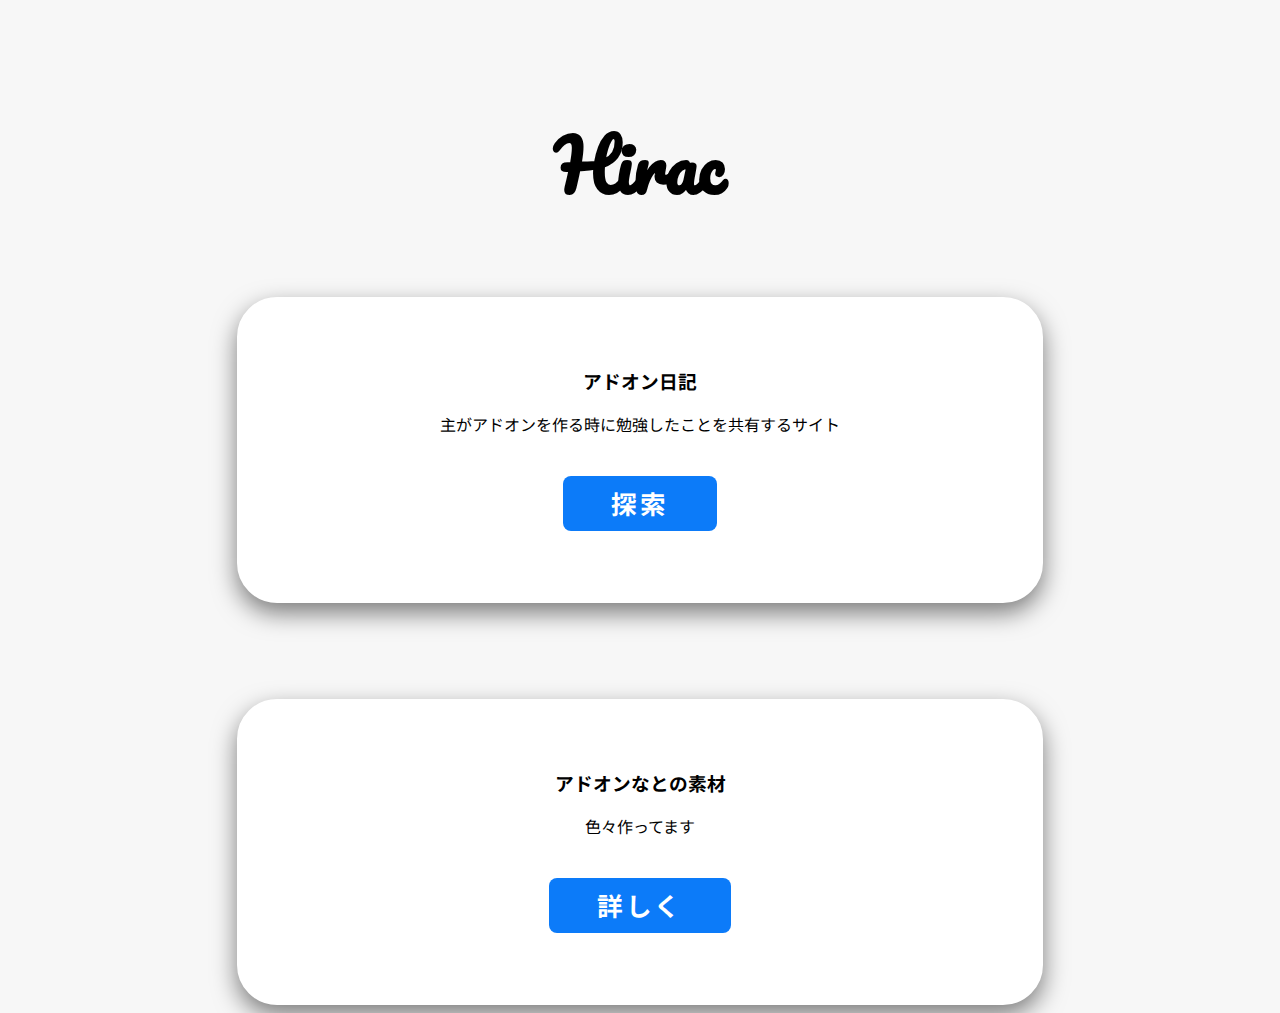
<file: index.html>
<!DOCTYPE html>
<html>
<head>
　　<meta charset="UTF-8">
　　<title>HIRAC | Home</title>
  <link rel="stylesheet" href="assets/index.css">
</head>
<body>
　　<div class="wrap">
	<div class="bg"></div>
</div>
	
　　<h1>Hirac</h1>
</br>
	
<div class="box" id="makeImg">
	</br>
　　<h3>アドオン日記</h3>
<p>主がアドオンを作る時に勉強したことを共有するサイト</p>
	

	
</br> <a href="https://github.com/hiracmc/profile/wiki" class="btn btn--orange">探索</a>
	</div>
</br></br></br></br>
	<div class="box" id="makeImg">
</br>
　　<h3>アドオンなとの素材</h3>
<p>色々作ってます</p>
	

	
</br> <a href="./dis" class="btn btn--orange">詳しく</a>
	</div>
</body>
</html>
</file>
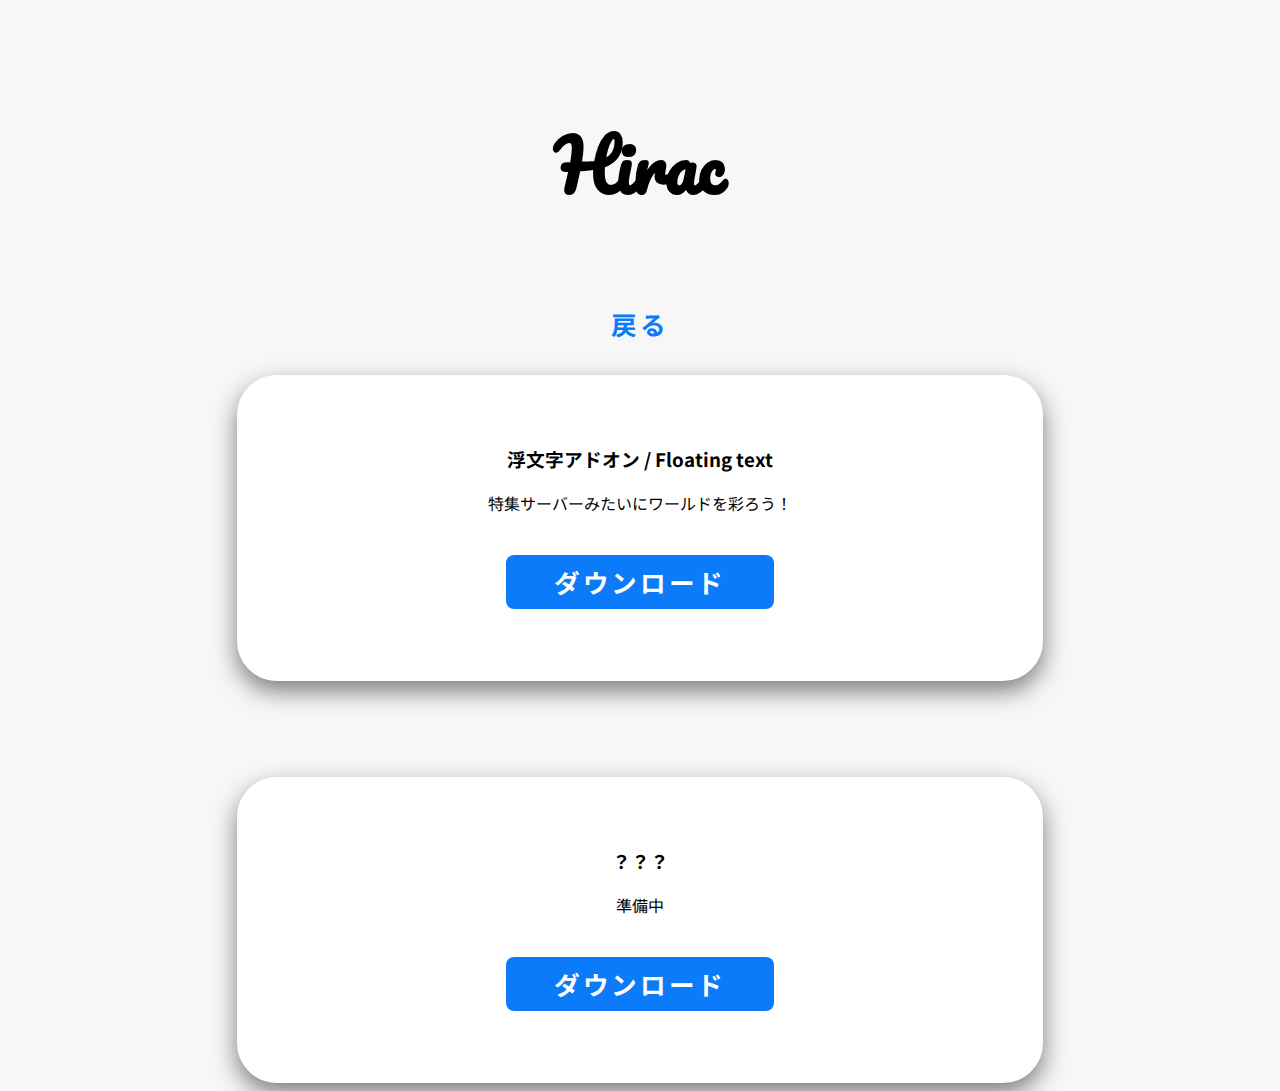
<file: dis/index.html>
<!DOCTYPE html>
<html>
<head>
　　<meta charset="UTF-8">
　　<title>HIRAC | DL</title>
  <link rel="stylesheet" href="./index.css">
</head>
<body>
　　<div class="wrap">
	<div class="bg"></div>
</div>
	
　　<h1>Hirac</h1>
</br>
<a href="https://hiracmc.github.io/profile/">戻る</a>
</br></br>
	
<div class="box" id="makeImg">
	</br>
　　<h3>浮文字アドオン / Floating text</h3>
<p>特集サーバーみたいにワールドを彩ろう！</p>
	

	
</br> <a href="#" class="btn btn--orange">ダウンロード</a>
	</div>
</br></br></br></br>
	<div class="box" id="makeImg">
</br>
　　<h3>？？？</h3>
<p>準備中</p>
	

	
</br> <a href="" class="btn btn--orange">ダウンロード</a>
	</div>
</body>
</html>
</file>
<file: assets/index.css>
@import url('https://fonts.googleapis.com/css2?family=Noto+Sans+JP:wght@100..900&display=swap');
@import url('https://fonts.googleapis.com/css2?family=Lobster&display=swap');
@import url('https://fonts.googleapis.com/css2?family=Pacifico&display=swap');

body {
    font-family: "Noto Sans JP", sans-serif;
    background-color: #f7f7f7;
    text-align:center;
}

h1 {
font-family: "Pacifico", cursive;
  font-size: 70px;  
}

a {
  font-size: 1.6rem;
  font-weight: 700;
  line-height: 1.5;
  position: relative;
  display: inline-block;
  padding: 0.5rem 3rem;
  cursor: pointer;
  -webkit-user-select: none;
  -moz-user-select: none;
  -ms-user-select: none;
  user-select: none;
  -webkit-transition: all 0.3s;
  transition: all 0.3s;
  text-align: center;
  vertical-align: middle;
  text-decoration: none;
  letter-spacing: 0.1em;
  color: #0c7bf9;
  border-radius: 0.5rem;
}

.btn--orange,
a.btn--orange {
  color: #fff;
  background-color: #0c7bf9;
}
.btn--orange:hover,
a.btn--orange:hover {
  color: #fff;
  background: #63aafa;
}

.wrap {
	animation: fadein 1s forwards;
}

@keyframes fadein {
	0% {opacity: 0}
	100% {opacity: 1}
}

.container{
  height: 300px;
  width: 300px;
  position: relative;
}

.image {
  position: absolute;
  top: 0;
  left: 0;
  bottom: 0;
  right: 0;
  opacity: 0;
  background-size: cover;
  background-position: center center;
  
  animation: image-switch-animation 25s infinite;
}

.src1 {
  background-image: url(https://hiracmc.github.io/profile/assets/noimage.png);
}
.src2 {
  background-image: url(https://hiracmc.github.io/profile/assets/noimage.png);
}
.src3 {
  background-image: url(https://hiracmc.github.io/profile/assets/noimage.png);
}
.src4 {
  background-image: url(https://hiracmc.github.io/profile/assets/noimage.png);
}
.src5 {
  background-image: url(https://hiracmc.github.io/profile/assets/noimage.png);
}

.box {
  margin       : auto;
  width        : 800px;
  height       : 300px;
  background   : #fff;
  border: solid 3px #fff;
    border-radius: 40px;
  box-shadow: 0 10px 25px 0 rgba(0, 0, 0, .5);
}
</file>
<file: dis/index.css>
@import url('https://fonts.googleapis.com/css2?family=Noto+Sans+JP:wght@100..900&display=swap');
@import url('https://fonts.googleapis.com/css2?family=Lobster&display=swap');
@import url('https://fonts.googleapis.com/css2?family=Pacifico&display=swap');

body {
    font-family: "Noto Sans JP", sans-serif;
    background-color: #f7f7f7;
    text-align:center;
}

h1 {
font-family: "Pacifico", cursive;
  font-size: 70px;  
}

a {
  font-size: 1.6rem;
  font-weight: 700;
  line-height: 1.5;
  position: relative;
  display: inline-block;
  padding: 0.5rem 3rem;
  cursor: pointer;
  -webkit-user-select: none;
  -moz-user-select: none;
  -ms-user-select: none;
  user-select: none;
  -webkit-transition: all 0.3s;
  transition: all 0.3s;
  text-align: center;
  vertical-align: middle;
  text-decoration: none;
  letter-spacing: 0.1em;
  color: #0c7bf9;
  border-radius: 0.5rem;
}

.btn--orange,
a.btn--orange {
  color: #fff;
  background-color: #0c7bf9;
}
.btn--orange:hover,
a.btn--orange:hover {
  color: #fff;
  background: #63aafa;
}

.wrap {
	animation: fadein 1s forwards;
}

@keyframes fadein {
	0% {opacity: 0}
	100% {opacity: 1}
}

.container{
  height: 300px;
  width: 300px;
  position: relative;
}

.image {
  position: absolute;
  top: 0;
  left: 0;
  bottom: 0;
  right: 0;
  opacity: 0;
  background-size: cover;
  background-position: center center;
  
  animation: image-switch-animation 25s infinite;
}

.src1 {
  background-image: url(https://hiracmc.github.io/profile/assets/noimage.png);
}
.src2 {
  background-image: url(https://hiracmc.github.io/profile/assets/noimage.png);
}
.src3 {
  background-image: url(https://hiracmc.github.io/profile/assets/noimage.png);
}
.src4 {
  background-image: url(https://hiracmc.github.io/profile/assets/noimage.png);
}
.src5 {
  background-image: url(https://hiracmc.github.io/profile/assets/noimage.png);
}

.box {
  margin       : auto;
  width        : 800px;
  height       : 300px;
  background   : #fff;
  border: solid 3px #fff;
    border-radius: 40px;
  box-shadow: 0 10px 25px 0 rgba(0, 0, 0, .5);
}
</file>
